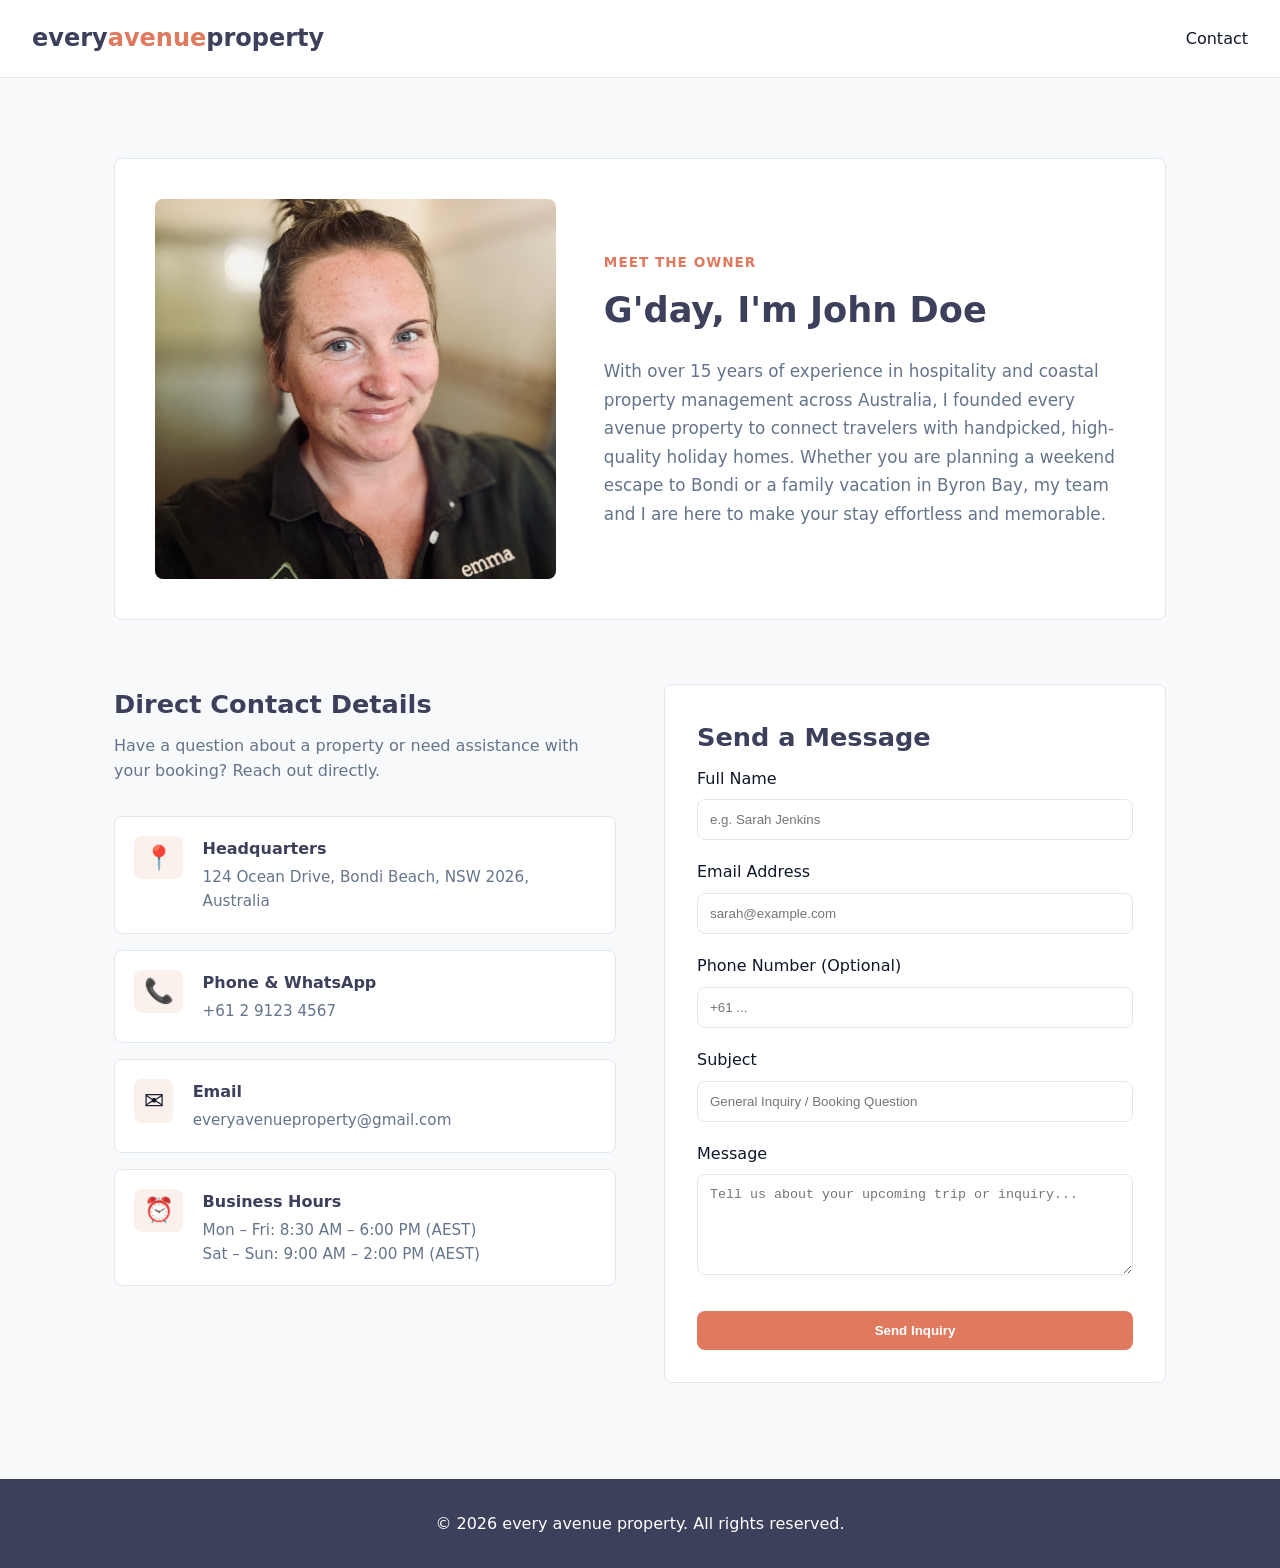
<file: pages/contact.html>
<!DOCTYPE html>
<html lang="en">
<head>
    <meta charset="UTF-8">
    <meta name="viewport" content="width=device-width, initial-scale=1.0">
    <title>Contact Us – every avenue property</title>
    <link rel="stylesheet" href="../style.css">
    <script src="../script.js" defer></script>
</head>
<body>
    <header class="navbar">
        <a href="../index.html" class="logo">every<span>avenue</span>property</a>
        <button class="menu-toggle" id="mobile-menu" aria-label="Toggle navigation">
            <span class="bar"></span>
            <span class="bar"></span>
            <span class="bar"></span>
        </button>
        <nav class="nav-links" id="nav-links">
            <a href="contact.html" class="active">Contact</a>
        </nav>
    </header>

    <main class="container">
        <!-- Owner Portrait / About Section -->
        <section class="owner-profile">
            <div class="owner-image-wrapper">
                <img src="../assets/contact_pic/websiteEmma.png" alt="Emma Fairhurst, Owner of every avenue property" class="owner-image">
            </div>
            <div class="owner-info">
                <span class="sub-heading">Meet the Owner</span>
                <h1>G'day, I'm John Doe</h1>
                <p class="owner-bio">
                    With over 15 years of experience in hospitality and coastal property management across Australia, 
                    I founded every avenue property to connect travelers with handpicked, high-quality holiday homes. 
                    Whether you are planning a weekend escape to Bondi or a family vacation in Byron Bay, 
                    my team and I are here to make your stay effortless and memorable.
                </p>
            </div>
        </section>

        <!-- Contact Grid: Details & Form -->
        <section class="contact-grid-wrapper">
            <!-- Contact Info Cards -->
            <div class="contact-info-cards">
                <h2>Direct Contact Details</h2>
                <p class="contact-subtext">Have a question about a property or need assistance with your booking? Reach out directly.</p>

                <div class="info-card">
                    <div class="info-icon">📍</div>
                    <div>
                        <h3>Headquarters</h3>
                        <p>124 Ocean Drive, Bondi Beach, NSW 2026, Australia</p>
                    </div>
                </div>

                <div class="info-card">
                    <div class="info-icon">📞</div>
                    <div>
                        <h3>Phone & WhatsApp</h3>
                        <p><a href="tel:+61291234567">+61 2 9123 4567</a></p>
                    </div>
                </div>

                <div class="info-card">
                    <div class="info-icon">✉️</div>
                    <div>
                        <h3>Email</h3>
                        <p><a href="mailto:everyavenueproperty@gmail.com">everyavenueproperty@gmail.com</a></p>
                    </div>
                </div>

                <div class="info-card">
                    <div class="info-icon">⏰</div>
                    <div>
                        <h3>Business Hours</h3>
                        <p>Mon – Fri: 8:30 AM – 6:00 PM (AEST)<br>Sat – Sun: 9:00 AM – 2:00 PM (AEST)</p>
                    </div>
                </div>
            </div>

            <!-- Contact Form -->
            <div class="contact-form-wrapper">
                <h2>Send a Message</h2>
                <form id="contact-page-form" class="contact-form">
                    <input type="hidden" name="access_key" value="94e8efa3-0020-4e5c-9639-8020df022ca0">
                    <input type="hidden" name="subject" value="New contact page inquiry">
                    <input type="hidden" name="from_name" value="Every Avenue Property website">
                    <div class="form-group">
                        <label for="contact-name">Full Name</label>
                        <input type="text" id="contact-name" name="name" required placeholder="e.g. Sarah Jenkins">
                    </div>
                    <div class="form-group">
                        <label for="contact-email">Email Address</label>
                        <input type="email" id="contact-email" name="email" required placeholder="sarah@example.com">
                    </div>
                    <div class="form-group">
                        <label for="contact-phone">Phone Number (Optional)</label>
                        <input type="tel" id="contact-phone" name="phone" placeholder="+61 ...">
                    </div>
                    <div class="form-group">
                        <label for="contact-subject">Subject</label>
                        <input type="text" id="contact-subject" name="inquiry_subject" placeholder="General Inquiry / Booking Question">
                    </div>
                    <div class="form-group">
                        <label for="contact-message">Message</label>
                        <textarea id="contact-message" name="message" rows="5" required placeholder="Tell us about your upcoming trip or inquiry..."></textarea>
                    </div>
                    <button type="submit" class="btn primary-btn full-width">Send Inquiry</button>
                </form>
            </div>
        </section>
    </main>

    <footer>
        <p>&copy; 2026 every avenue property. All rights reserved.</p>
    </footer>
</body>
</html>
</file>
<file: style.css>
:root {
    --bg-main: #F8F9FA;
    --bg-card: #FFFFFF;
    --text-primary: #0F172A;
    --text-muted: #64748B;
    --accent-orange: #E07A5F;
    --accent-blue: #3D405B;
    --accent-hover: #D0694E;
    --border-color: #E2E8F0;
    --radius: 8px;
    --transition: all 0.3s ease;
}

* {
    box-sizing: border-box;
    margin: 0;
    padding: 0;
}

body {
    font-family: system-ui, -apple-system, BlinkMacSystemFont, 'Segoe UI', Roboto, sans-serif;
    background-color: var(--bg-main);
    color: var(--text-primary);
    line-height: 1.6;
    min-height: 100vh;
    display: flex;
    flex-direction: column;
}

main {
    flex: 1;
}

.hidden {
    display: none !important;
}

/* Navbar & Burger Menu */
.navbar {
    display: flex;
    justify-content: space-between;
    align-items: center;
    padding: 1.2rem 2rem;
    background-color: var(--bg-card);
    border-bottom: 1px solid var(--border-color);
    position: sticky;
    top: 0;
    z-index: 100;
}

.logo {
    font-size: 1.5rem;
    font-weight: 700;
    color: var(--accent-blue);
    text-decoration: none;
}

.logo span {
    color: var(--accent-orange);
}

.nav-links {
    display: flex;
    gap: 1.5rem;
}

.nav-links a {
    text-decoration: none;
    color: var(--text-primary);
    font-weight: 500;
}

.menu-toggle {
    display: none;
    flex-direction: column;
    gap: 5px;
    background: none;
    border: none;
    cursor: pointer;
}

.bar {
    width: 25px;
    height: 3px;
    background-color: var(--text-primary);
    border-radius: 2px;
}

/* Layout Elements */
.container {
    max-width: 1100px;
    margin: 0 auto;
    padding: 3rem 1.5rem;
}

.hero {
    background: linear-gradient(rgba(15, 23, 42, 0.6), rgba(15, 23, 42, 0.6)), 
                url('https://images.unsplash.com/photo-1507525428034-b723cf961d3e?auto=format&fit=crop&w=1200&q=80') center/cover no-repeat;
    height: 60vh;
    display: flex;
    align-items: center;
    justify-content: center;
    text-align: center;
    color: #FFF;
    padding: 0 1rem;
}

.hero-content h1 { font-size: 2.5rem; margin-bottom: 1rem; }
.section h2 { text-align: center; color: var(--accent-blue); margin-bottom: 2rem; }
.bg-light { background-color: #F1F5F9; }

/* Property Grid Tiles */
.property-grid {
    display: grid;
    grid-template-columns: repeat(auto-fit, minmax(300px, 1fr));
    gap: 2rem;
}

.card {
    background: var(--bg-card);
    border-radius: var(--radius);
    overflow: hidden;
    border: 1px solid var(--border-color);
    cursor: pointer;
    transition: var(--transition);
}

.card:hover {
    transform: translateY(-5px);
    box-shadow: 0 10px 20px rgba(0,0,0,0.08);
}

.card-img { width: 100%; height: 220px; object-fit: cover; }
.card-body { padding: 1.5rem; }
.card-price { color: var(--accent-orange); font-size: 1.25rem; font-weight: 700; margin-top: 0.5rem; }

/* Detail Page & Slideshow */
.detail-container {
    display: grid;
    grid-template-columns: 1fr 1fr;
    gap: 2.5rem;
    margin-top: 2rem;
}

.slideshow-container {
    position: relative;
    height: 380px;
    background: #000;
    border-radius: var(--radius);
    overflow: hidden;
}

.slideshow-container img {
    width: 100%;
    height: 100%;
    object-fit: cover;
}

.slide-prev, .slide-next {
    position: absolute;
    top: 50%;
    transform: translateY(-50%);
    background: rgba(15, 23, 42, 0.6);
    color: white;
    border: none;
    padding: 0.75rem 1rem;
    cursor: pointer;
    border-radius: var(--radius);
}

.slide-prev { left: 10px; }
.slide-next { right: 10px; }

.location-tag { color: var(--text-muted); font-weight: 500; margin-bottom: 0.5rem; }
.stra-tag { color: var(--accent-blue); font-weight: 700; margin: 0.5rem 0 1rem; }
.price-tag { font-size: 1.5rem; color: var(--accent-orange); font-weight: 700; margin-bottom: 1rem; }
.booking-box {
    margin-top: 2rem;
    padding: 1.5rem;
    background: #FFF;
    border: 1px solid var(--border-color);
    border-radius: var(--radius);
}

/* Buttons & Inputs */
.btn {
    display: inline-block;
    padding: 0.75rem 1.5rem;
    border-radius: var(--radius);
    text-decoration: none;
    font-weight: 600;
    cursor: pointer;
    border: none;
    transition: var(--transition);
}

.primary-btn { background-color: var(--accent-orange); color: #FFF; }
.primary-btn:hover { background-color: var(--accent-hover); }
.secondary-btn { background-color: var(--accent-blue); color: #FFF; }
.full-width { display: block; text-align: center; width: 100%; margin-top: 1rem; }

.filter-bar { display: flex; justify-content: center; gap: 1rem; margin-bottom: 2rem; }
.filter-btn { padding: 0.5rem 1rem; border: 1px solid var(--border-color); background: var(--bg-card); border-radius: var(--radius); cursor: pointer; }
.filter-btn.active { background: var(--accent-blue); color: #FFF; }

.contact-container { max-width: 600px; }
.contact-form { display: flex; flex-direction: column; gap: 1.2rem; }
.form-group { display: flex; flex-direction: column; gap: 0.5rem; }
.form-group input, .form-group textarea { padding: 0.75rem; border: 1px solid var(--border-color); border-radius: var(--radius); }

footer { text-align: center; padding: 2rem; background-color: var(--accent-blue); color: #FFF; margin-top: auto; }

/* Mobile Menu Media Query */
@media (max-width: 768px) {
    .menu-toggle { display: flex; }
    .nav-links {
        display: none;
        position: absolute;
        top: 100%;
        left: 0;
        right: 0;
        background-color: var(--bg-card);
        flex-direction: column;
        padding: 1.5rem;
        border-bottom: 1px solid var(--border-color);
    }
    .nav-links.active { display: flex; }
    .detail-container { grid-template-columns: 1fr; }
}


/* ==========================================
   Contact Page & Owner Portrait Styles
   ========================================== */

/* Owner Portrait Section */
.owner-profile {
    display: grid;
    grid-template-columns: 1fr 1.3fr;
    gap: 3rem;
    align-items: center;
    margin-top: 2rem;
    margin-bottom: 4rem;
    background: var(--bg-card);
    padding: 2.5rem;
    border-radius: var(--radius);
    border: 1px solid var(--border-color);
}

.owner-image-wrapper {
    width: 100%;
    height: 380px;
    border-radius: var(--radius);
    overflow: hidden;
}

.owner-image {
    width: 100%;
    height: 100%;
    object-fit: cover;
    display: block;
}

.sub-heading {
    display: inline-block;
    color: var(--accent-orange);
    font-weight: 700;
    text-transform: uppercase;
    letter-spacing: 1px;
    font-size: 0.85rem;
    margin-bottom: 0.5rem;
}

.owner-info h1 {
    font-size: 2.2rem;
    color: var(--accent-blue);
    margin-bottom: 1.2rem;
}

.owner-bio {
    color: var(--text-muted);
    font-size: 1.05rem;
    line-height: 1.7;
}

/* Contact Grid Layout */
.contact-grid-wrapper {
    display: grid;
    grid-template-columns: 1fr 1fr;
    gap: 3rem;
    align-items: start;
    margin-bottom: 3rem;
}

.contact-info-cards h2, 
.contact-form-wrapper h2 {
    color: var(--accent-blue);
    font-size: 1.6rem;
    margin-bottom: 0.5rem;
}

.contact-subtext {
    color: var(--text-muted);
    margin-bottom: 2rem;
}

/* Single Contact Info Cards */
.info-card {
    display: flex;
    align-items: flex-start;
    gap: 1.2rem;
    background: var(--bg-card);
    padding: 1.2rem;
    border-radius: var(--radius);
    border: 1px solid var(--border-color);
    margin-bottom: 1rem;
}

.info-icon {
    font-size: 1.5rem;
    background: #FAF0EC; /* Sehr helle Orange-Nuance als Hintergrund */
    padding: 0.6rem;
    border-radius: var(--radius);
    line-height: 1;
}

.info-card h3 {
    font-size: 1rem;
    color: var(--accent-blue);
    margin-bottom: 0.2rem;
}

.info-card p, .info-card a {
    color: var(--text-muted);
    font-size: 0.95rem;
    text-decoration: none;
    transition: var(--transition);
}

.info-card a:hover {
    color: var(--accent-orange);
}

.contact-form-wrapper {
    background: var(--bg-card);
    padding: 2rem;
    border-radius: var(--radius);
    border: 1px solid var(--border-color);
}

/* Responsive Styles for Contact Page */
@media (max-width: 900px) {
    .owner-profile {
        grid-template-columns: 1fr;
        gap: 2rem;
        padding: 1.5rem;
    }

    .owner-image-wrapper {
        height: 300px;
    }

    .contact-grid-wrapper {
        grid-template-columns: 1fr;
        gap: 2rem;
    }
}
</file>
